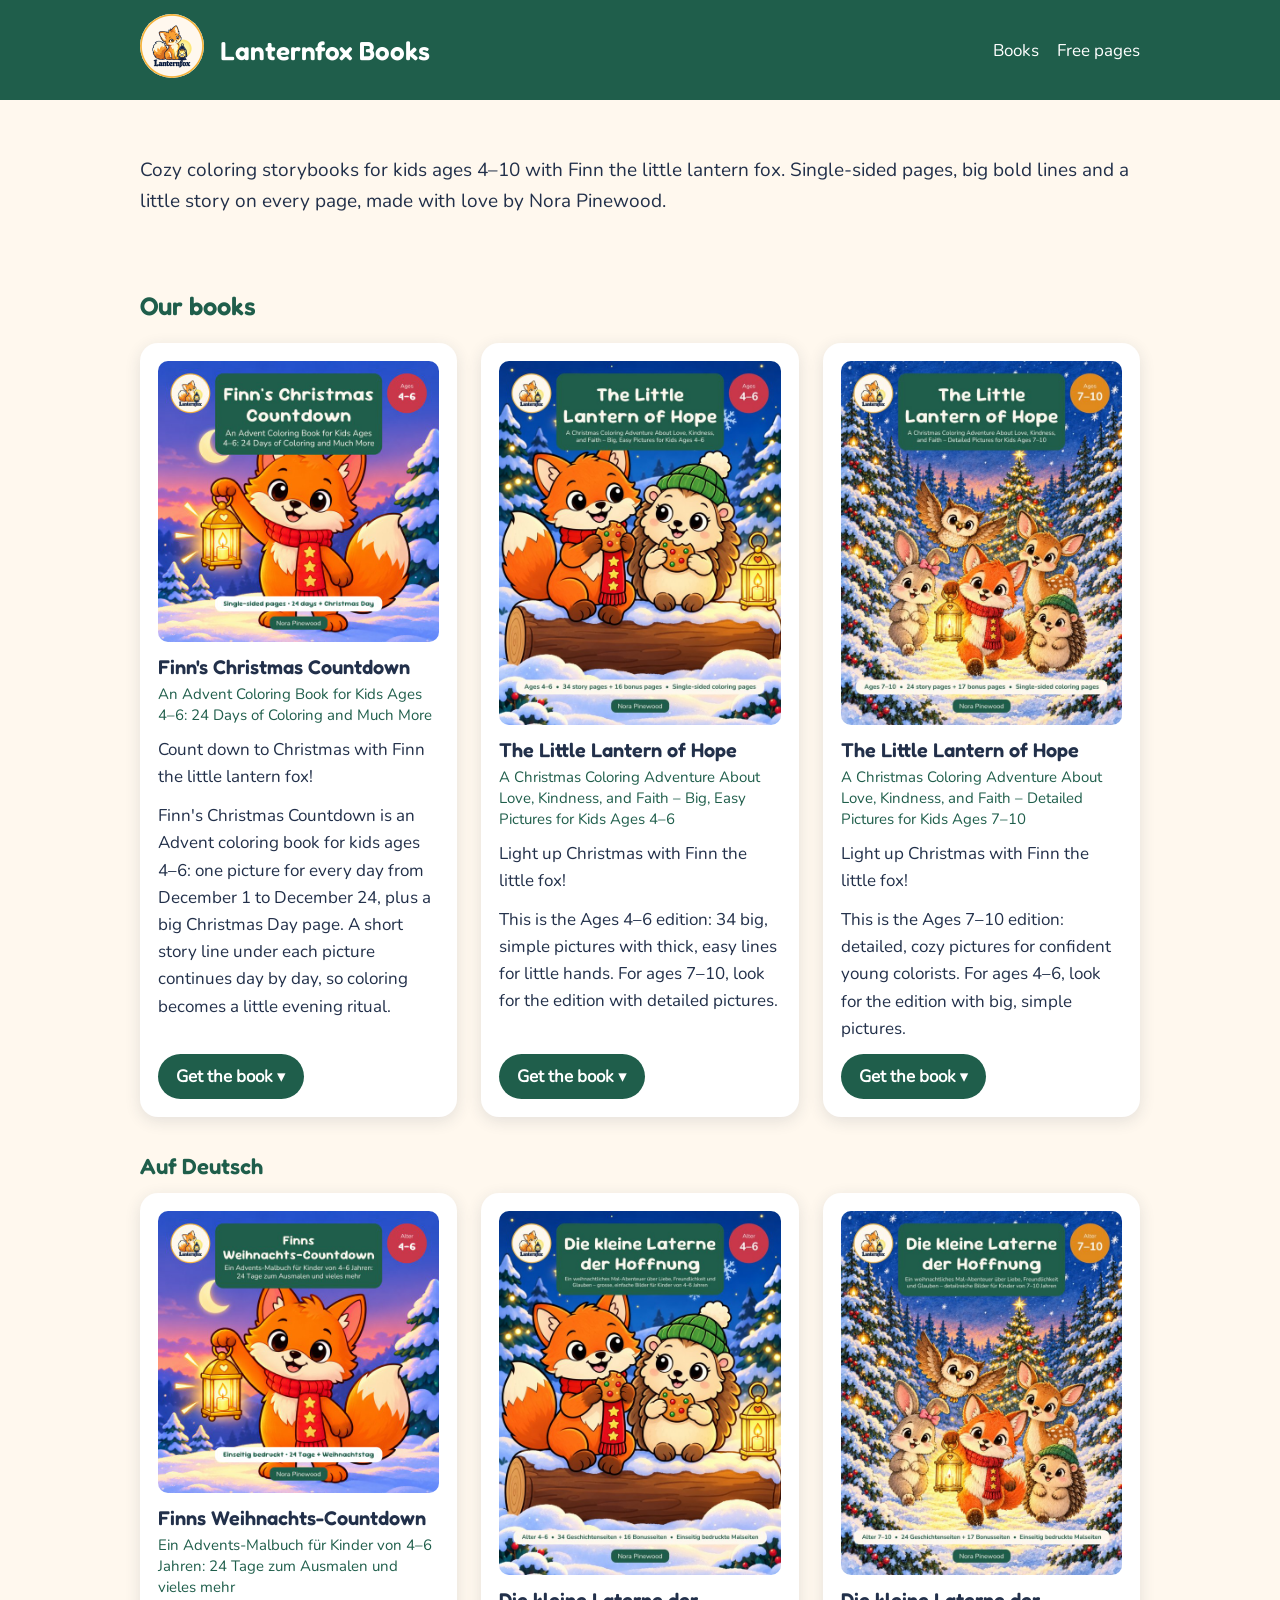
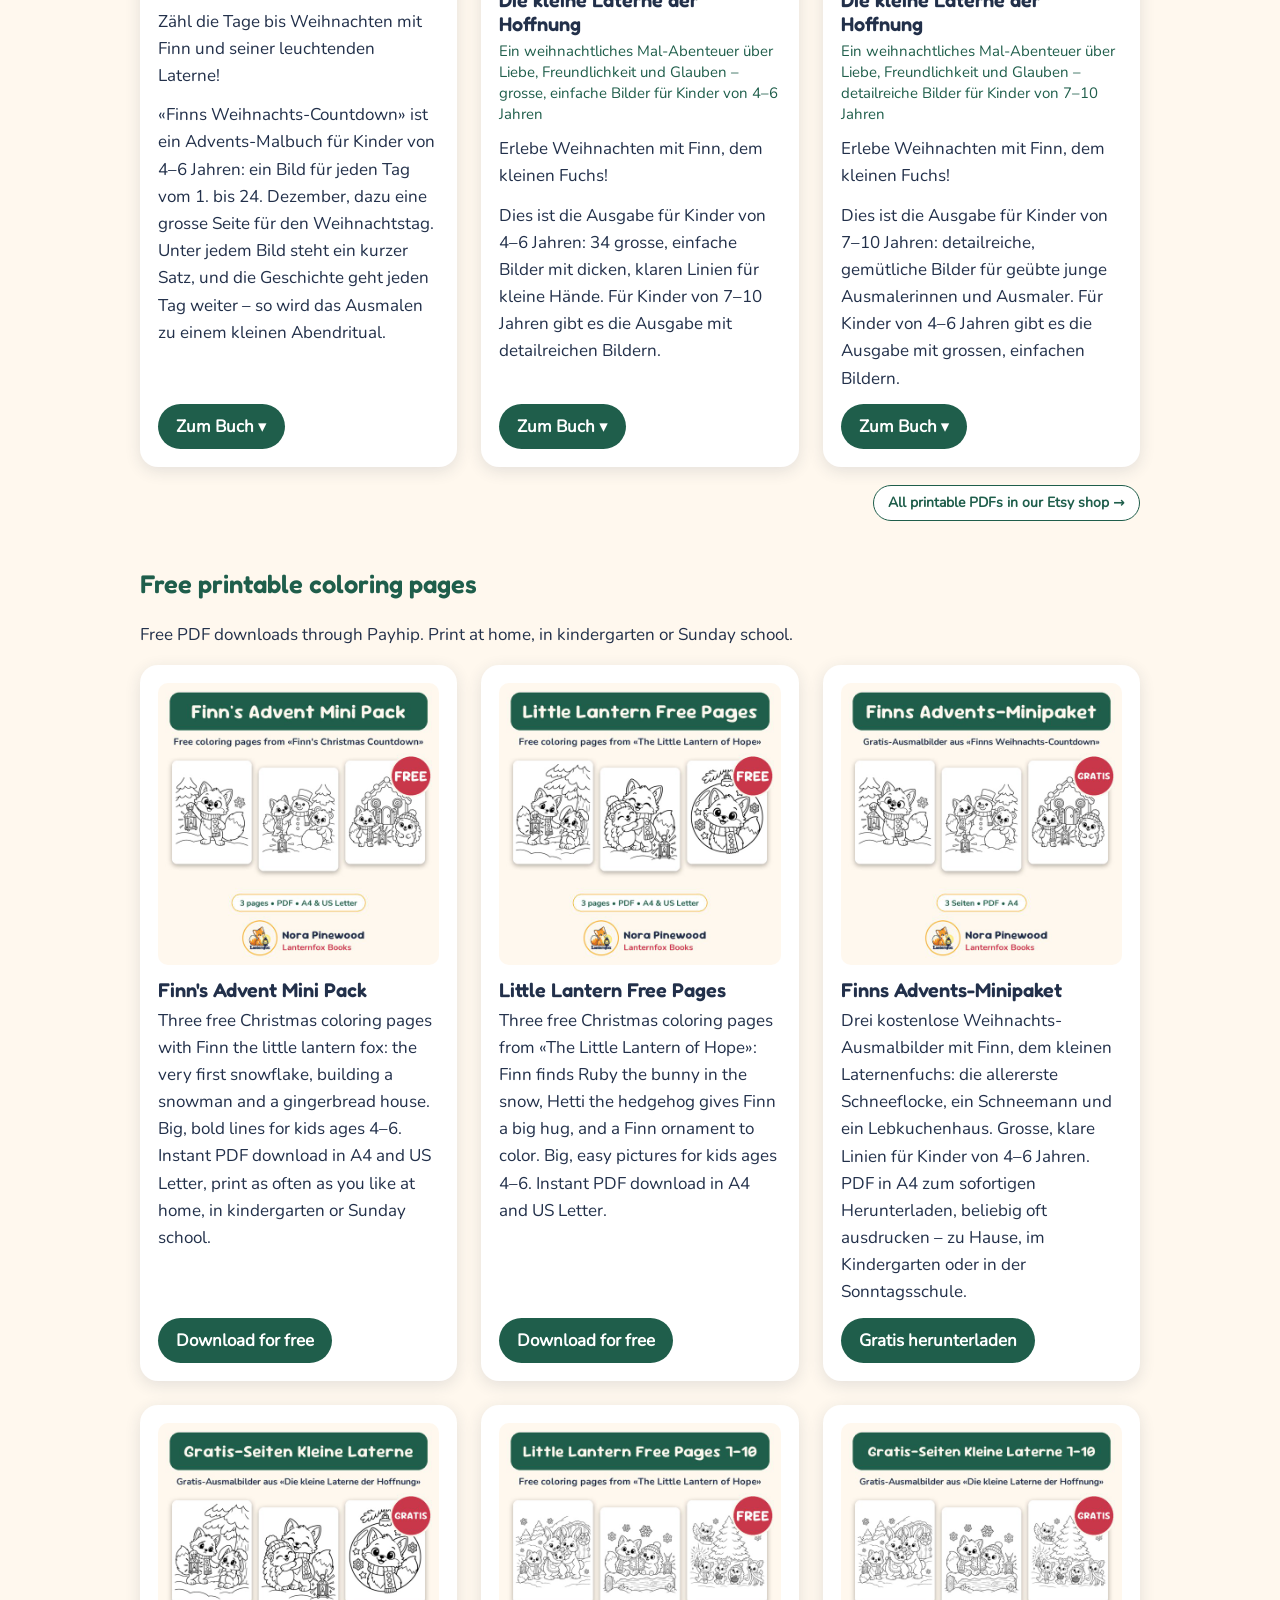
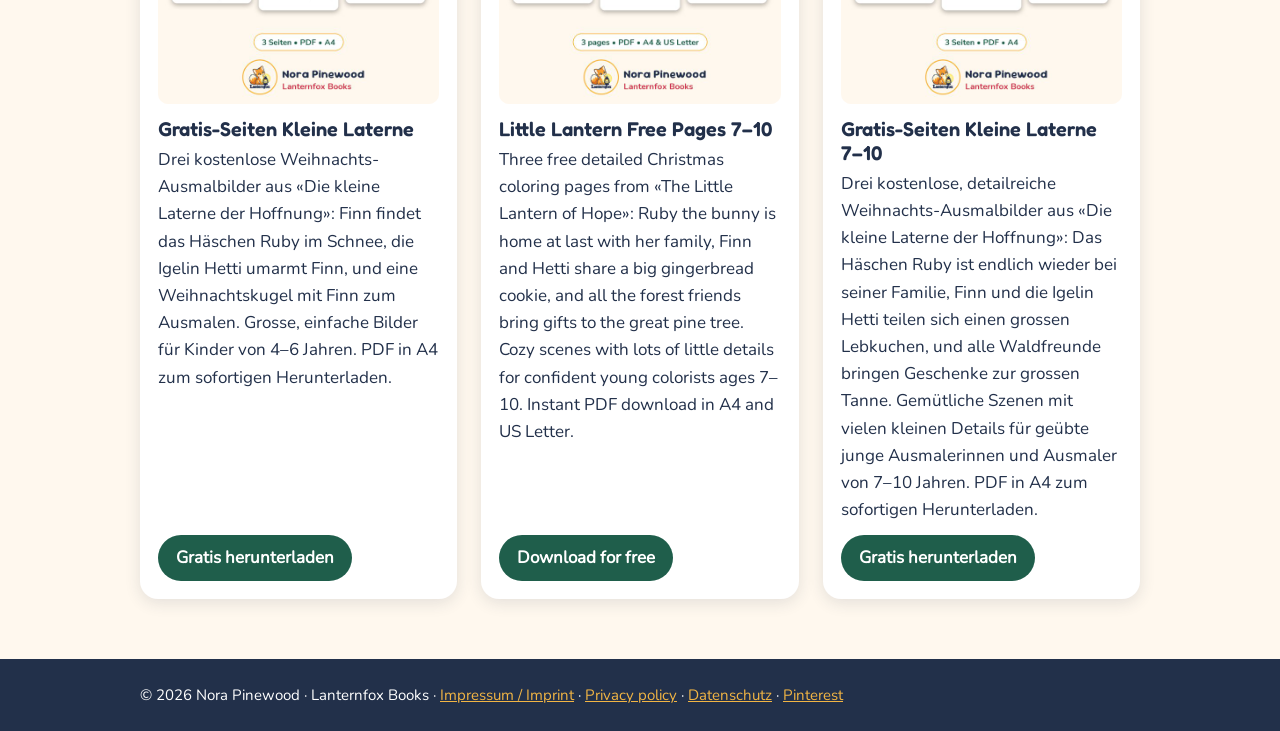
<file: index.html>
<!doctype html>
<html lang="en"><head><meta charset="utf-8"><meta name="viewport" content="width=device-width,initial-scale=1">
<title>Lanternfox Books – Coloring storybooks for kids by Nora Pinewood</title><meta name="description" content="Cozy coloring storybooks for kids ages 4–10 with Finn the little lantern fox. Single-sided pages, big bold lines and a little story on every page, made with love by Nora Pinewood.">
<link rel="icon" href="img/logo.png"><link rel="stylesheet" href="style.css?v=dc3ec7ee"></head>
<body><header><div class="in"><a href="index.html"><img src="img/logo.png" alt="Lanternfox Books logo"></a>
<a href="index.html"><h1>Lanternfox Books</h1></a><nav><a href="index.html#books">Books</a><a href="index.html#free">Free pages</a></nav></div></header>
<main class="in"><section class="hero"><p>Cozy coloring storybooks for kids ages 4–10 with Finn the little lantern fox. Single-sided pages, big bold lines and a little story on every page, made with love by Nora Pinewood.</p></section>
<h2 id="books">Our books</h2><div class="grid"><article class="card"><img src="img/finns-countdown-en.jpg" alt="Cover: Finn&#x27;s Christmas Countdown" loading="lazy"><h3>Finn&#x27;s Christmas Countdown</h3><p class="sub">An Advent Coloring Book for Kids Ages 4–6: 24 Days of Coloring and Much More</p><p>Count down to Christmas with Finn the little lantern fox!</p><p>Finn&#x27;s Christmas Countdown is an Advent coloring book for kids ages 4–6: one picture for every day from December 1 to December 24, plus a big Christmas Day page. A short story line under each picture continues day by day, so coloring becomes a little evening ritual.</p><details class="buy"><summary class="btn">Get the book</summary><div class="menu"><a href="https://www.lulu.com/shop/nora-pinewood/finns-christmas-countdown/paperback/product-rm2529r.html">Paperback – Lulu</a><a href="https://www.etsy.com/listing/4602247360/printable-advent-calendar-coloring-book">Printable PDF – Etsy</a></div></details></article><article class="card"><img src="img/little-lantern-kids.jpg" alt="Cover: The Little Lantern of Hope" loading="lazy"><h3>The Little Lantern of Hope</h3><p class="sub">A Christmas Coloring Adventure About Love, Kindness, and Faith – Big, Easy Pictures for Kids Ages 4–6</p><p>Light up Christmas with Finn the little fox!</p><p>This is the Ages 4–6 edition: 34 big, simple pictures with thick, easy lines for little hands. For ages 7–10, look for the edition with detailed pictures.</p><details class="buy"><summary class="btn">Get the book</summary><div class="menu"><a href="https://www.amazon.com/dp/B0HP6T8DN7">Paperback – Amazon</a><a href="https://www.lulu.com/shop/nora-pinewood/the-little-lantern-of-hope/paperback/product-w489gpd.html">Paperback – Lulu</a><a href="https://www.etsy.com/listing/4602224767/christian-christmas-coloring-storybook">Printable PDF – Etsy</a></div></details></article><article class="card"><img src="img/little-lantern-7plus.jpg" alt="Cover: The Little Lantern of Hope" loading="lazy"><h3>The Little Lantern of Hope</h3><p class="sub">A Christmas Coloring Adventure About Love, Kindness, and Faith – Detailed Pictures for Kids Ages 7–10</p><p>Light up Christmas with Finn the little fox!</p><p>This is the Ages 7–10 edition: detailed, cozy pictures for confident young colorists. For ages 4–6, look for the edition with big, simple pictures.</p><details class="buy"><summary class="btn">Get the book</summary><div class="menu"><a href="https://www.amazon.com/dp/B0HP6VPL13">Paperback – Amazon</a><a href="https://www.lulu.com/shop/nora-pinewood/the-little-lantern-of-hope/paperback/product-v8nvne5.html">Paperback – Lulu</a><a href="https://www.etsy.com/listing/4602250994/christian-christmas-coloring-book">Printable PDF – Etsy</a></div></details></article></div>
<h3 id="de" class="lang">Auf Deutsch</h3><div class="grid"><article class="card"><img src="img/finns-countdown-de.jpg" alt="Cover: Finns Weihnachts-Countdown" loading="lazy"><h3>Finns Weihnachts-Countdown</h3><p class="sub">Ein Advents-Malbuch für Kinder von 4–6 Jahren: 24 Tage zum Ausmalen und vieles mehr</p><p>Zähl die Tage bis Weihnachten mit Finn und seiner leuchtenden Laterne!</p><p>«Finns Weihnachts-Countdown» ist ein Advents-Malbuch für Kinder von 4–6 Jahren: ein Bild für jeden Tag vom 1. bis 24. Dezember, dazu eine grosse Seite für den Weihnachtstag. Unter jedem Bild steht ein kurzer Satz, und die Geschichte geht jeden Tag weiter – so wird das Ausmalen zu einem kleinen Abendritual.</p><details class="buy"><summary class="btn">Zum Buch</summary><div class="menu"><a href="https://www.lulu.com/search?contributor=Nora+Pinewood&amp;adult_audience_rating=00&amp;sortBy=PRODUCT_SALES_90_DAYS">Taschenbuch – Lulu</a><a href="https://www.etsy.com/listing/4602247360/printable-advent-calendar-coloring-book">PDF zum Ausdrucken – Etsy</a></div></details></article><article class="card"><img src="img/little-lantern-kids-de.jpg" alt="Cover: Die kleine Laterne der Hoffnung" loading="lazy"><h3>Die kleine Laterne der Hoffnung</h3><p class="sub">Ein weihnachtliches Mal-Abenteuer über Liebe, Freundlichkeit und Glauben – grosse, einfache Bilder für Kinder von 4–6 Jahren</p><p>Erlebe Weihnachten mit Finn, dem kleinen Fuchs!</p><p>Dies ist die Ausgabe für Kinder von 4–6 Jahren: 34 grosse, einfache Bilder mit dicken, klaren Linien für kleine Hände. Für Kinder von 7–10 Jahren gibt es die Ausgabe mit detailreichen Bildern.</p><details class="buy"><summary class="btn">Zum Buch</summary><div class="menu"><a href="https://www.amazon.de/dp/B0HP7VV9DZ">Taschenbuch – Amazon</a><a href="https://www.etsy.com/listing/4602224767/christian-christmas-coloring-storybook">PDF zum Ausdrucken – Etsy</a></div></details></article><article class="card"><img src="img/little-lantern-7plus-de.jpg" alt="Cover: Die kleine Laterne der Hoffnung" loading="lazy"><h3>Die kleine Laterne der Hoffnung</h3><p class="sub">Ein weihnachtliches Mal-Abenteuer über Liebe, Freundlichkeit und Glauben – detailreiche Bilder für Kinder von 7–10 Jahren</p><p>Erlebe Weihnachten mit Finn, dem kleinen Fuchs!</p><p>Dies ist die Ausgabe für Kinder von 7–10 Jahren: detailreiche, gemütliche Bilder für geübte junge Ausmalerinnen und Ausmaler. Für Kinder von 4–6 Jahren gibt es die Ausgabe mit grossen, einfachen Bildern.</p><details class="buy"><summary class="btn">Zum Buch</summary><div class="menu"><a href="https://www.amazon.de/dp/B0HP7WZGWR">Taschenbuch – Amazon</a><a href="https://www.lulu.com/shop/nora-pinewood/die-kleine-laterne-der-hoffnung/paperback/product-q67eqpq.html">Taschenbuch – Lulu</a><a href="https://www.etsy.com/listing/4602250994/christian-christmas-coloring-book">PDF zum Ausdrucken – Etsy</a></div></details></article></div>
<p class="shoplink"><a href="https://www.etsy.com/shop/LanternfoxBooks">All printable PDFs in our Etsy shop →</a></p>
<h2 id="free">Free printable coloring pages</h2><p>Free PDF downloads through Payhip. Print at home, in kindergarten or Sunday school.</p><div class="grid"><article class="card"><img src="img/finn-free-en.jpg" alt="Finn&#x27;s Advent Mini Pack" loading="lazy"><h3>Finn&#x27;s Advent Mini Pack</h3><p>Three free Christmas coloring pages with Finn the little lantern fox: the very first snowflake, building a snowman and a gingerbread house. Big, bold lines for kids ages 4–6. Instant PDF download in A4 and US Letter, print as often as you like at home, in kindergarten or Sunday school.</p><a class="btn free" href="https://payhip.com/b/qQk2G">Download for free</a></article><article class="card"><img src="img/lantern-free-en.jpg" alt="Little Lantern Free Pages" loading="lazy"><h3>Little Lantern Free Pages</h3><p>Three free Christmas coloring pages from «The Little Lantern of Hope»: Finn finds Ruby the bunny in the snow, Hetti the hedgehog gives Finn a big hug, and a Finn ornament to color. Big, easy pictures for kids ages 4–6. Instant PDF download in A4 and US Letter.</p><a class="btn free" href="https://payhip.com/b/XYF0I">Download for free</a></article><article class="card"><img src="img/finn-free-de.jpg" alt="Finns Advents-Minipaket" loading="lazy"><h3>Finns Advents-Minipaket</h3><p>Drei kostenlose Weihnachts-Ausmalbilder mit Finn, dem kleinen Laternenfuchs: die allererste Schneeflocke, ein Schneemann und ein Lebkuchenhaus. Grosse, klare Linien für Kinder von 4–6 Jahren. PDF in A4 zum sofortigen Herunterladen, beliebig oft ausdrucken – zu Hause, im Kindergarten oder in der Sonntagsschule.</p><a class="btn free" href="https://payhip.com/b/V62Ry">Gratis herunterladen</a></article><article class="card"><img src="img/lantern-free-de.jpg" alt="Gratis-Seiten Kleine Laterne" loading="lazy"><h3>Gratis-Seiten Kleine Laterne</h3><p>Drei kostenlose Weihnachts-Ausmalbilder aus «Die kleine Laterne der Hoffnung»: Finn findet das Häschen Ruby im Schnee, die Igelin Hetti umarmt Finn, und eine Weihnachtskugel mit Finn zum Ausmalen. Grosse, einfache Bilder für Kinder von 4–6 Jahren. PDF in A4 zum sofortigen Herunterladen.</p><a class="btn free" href="https://payhip.com/b/wM9oi">Gratis herunterladen</a></article><article class="card"><img src="img/lantern-free-7plus-en.jpg" alt="Little Lantern Free Pages 7–10" loading="lazy"><h3>Little Lantern Free Pages 7–10</h3><p>Three free detailed Christmas coloring pages from «The Little Lantern of Hope»: Ruby the bunny is home at last with her family, Finn and Hetti share a big gingerbread cookie, and all the forest friends bring gifts to the great pine tree. Cozy scenes with lots of little details for confident young colorists ages 7–10. Instant PDF download in A4 and US Letter.</p><a class="btn free" href="https://payhip.com/b/jsHJW">Download for free</a></article><article class="card"><img src="img/lantern-free-7plus-de.jpg" alt="Gratis-Seiten Kleine Laterne 7–10" loading="lazy"><h3>Gratis-Seiten Kleine Laterne 7–10</h3><p>Drei kostenlose, detailreiche Weihnachts-Ausmalbilder aus «Die kleine Laterne der Hoffnung»: Das Häschen Ruby ist endlich wieder bei seiner Familie, Finn und die Igelin Hetti teilen sich einen grossen Lebkuchen, und alle Waldfreunde bringen Geschenke zur grossen Tanne. Gemütliche Szenen mit vielen kleinen Details für geübte junge Ausmalerinnen und Ausmaler von 7–10 Jahren. PDF in A4 zum sofortigen Herunterladen.</p><a class="btn free" href="https://payhip.com/b/sCuTz">Gratis herunterladen</a></article></div></main>
<footer><div class="in">© 2026 Nora Pinewood · Lanternfox Books ·
<a href="impressum.html">Impressum / Imprint</a> · <a href="privacy.html">Privacy policy</a> · <a href="datenschutz.html">Datenschutz</a>
· <a href="https://www.pinterest.com/lanternfoxbooks/">Pinterest</a></div></footer>
<script>document.addEventListener('click',e=>{document.querySelectorAll('details.buy[open]').forEach(d=>{if(!d.contains(e.target))d.removeAttribute('open')})});</script></body></html>
</file>
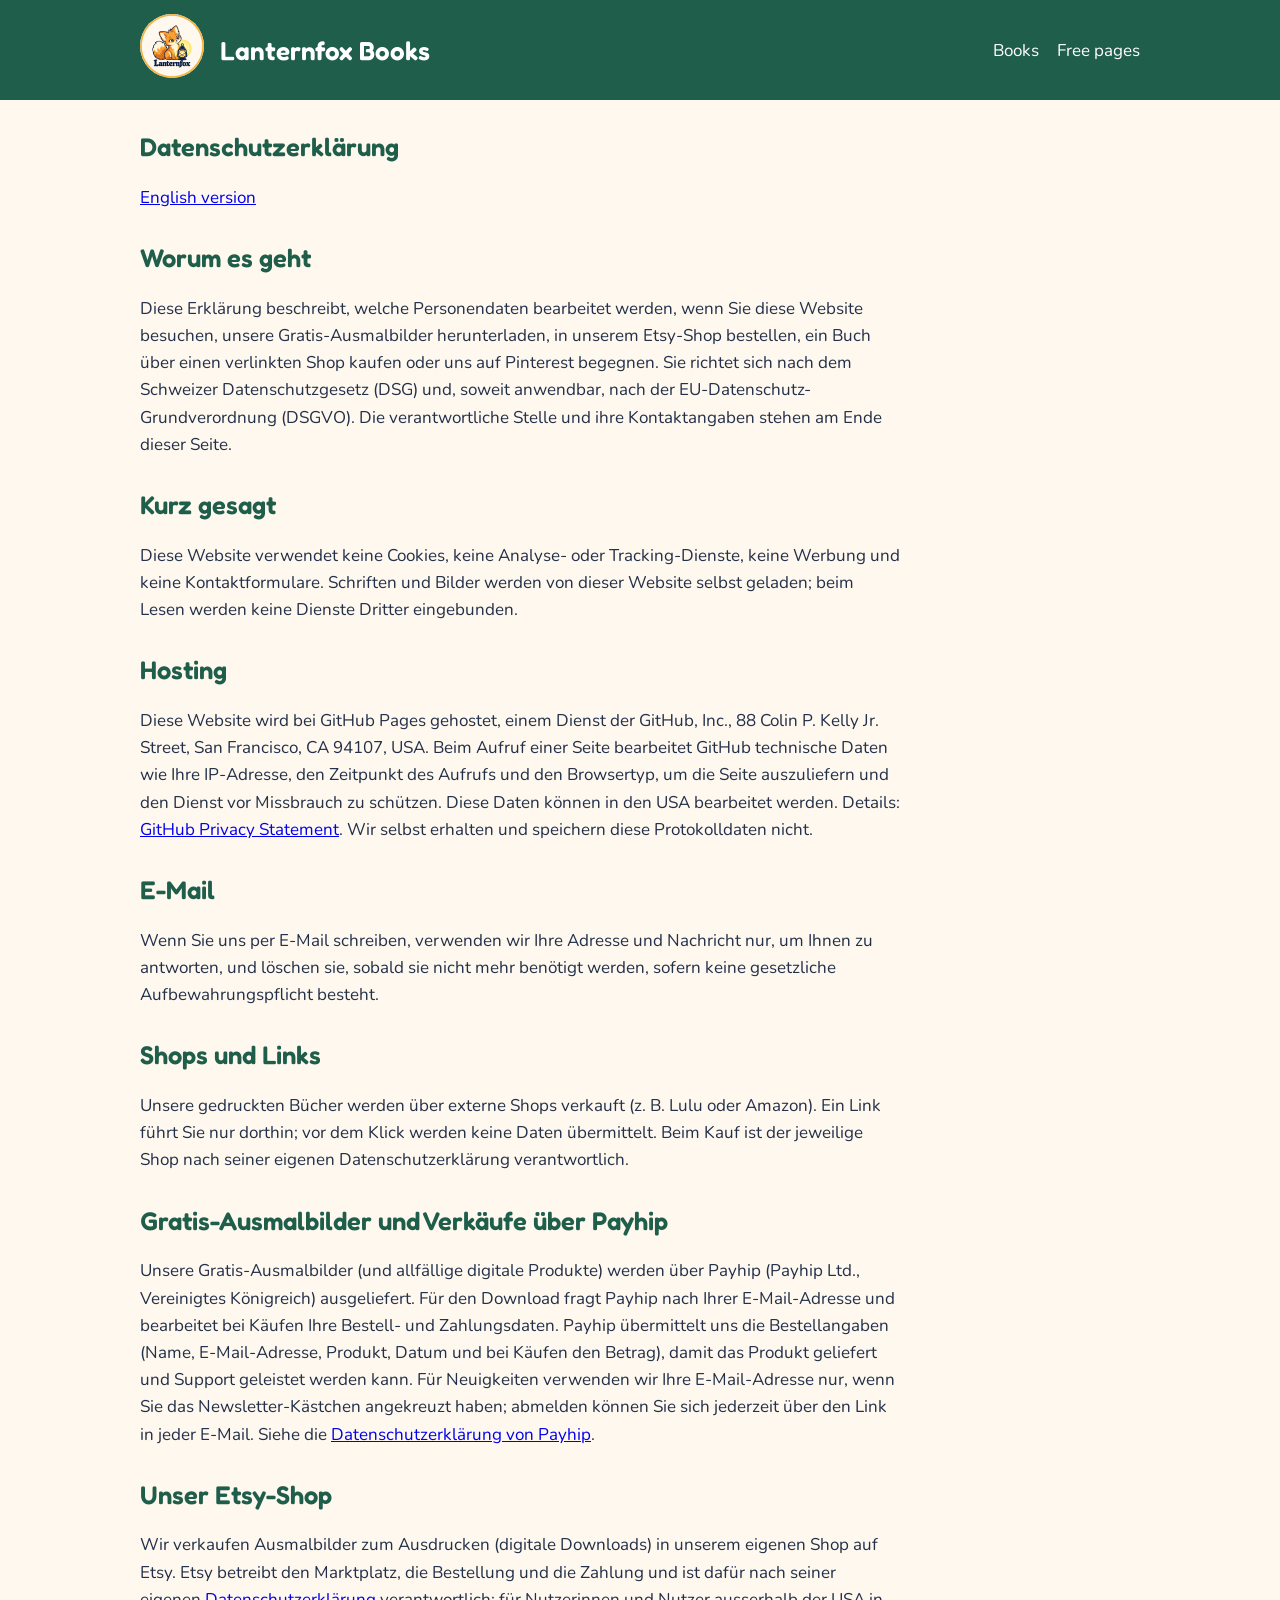
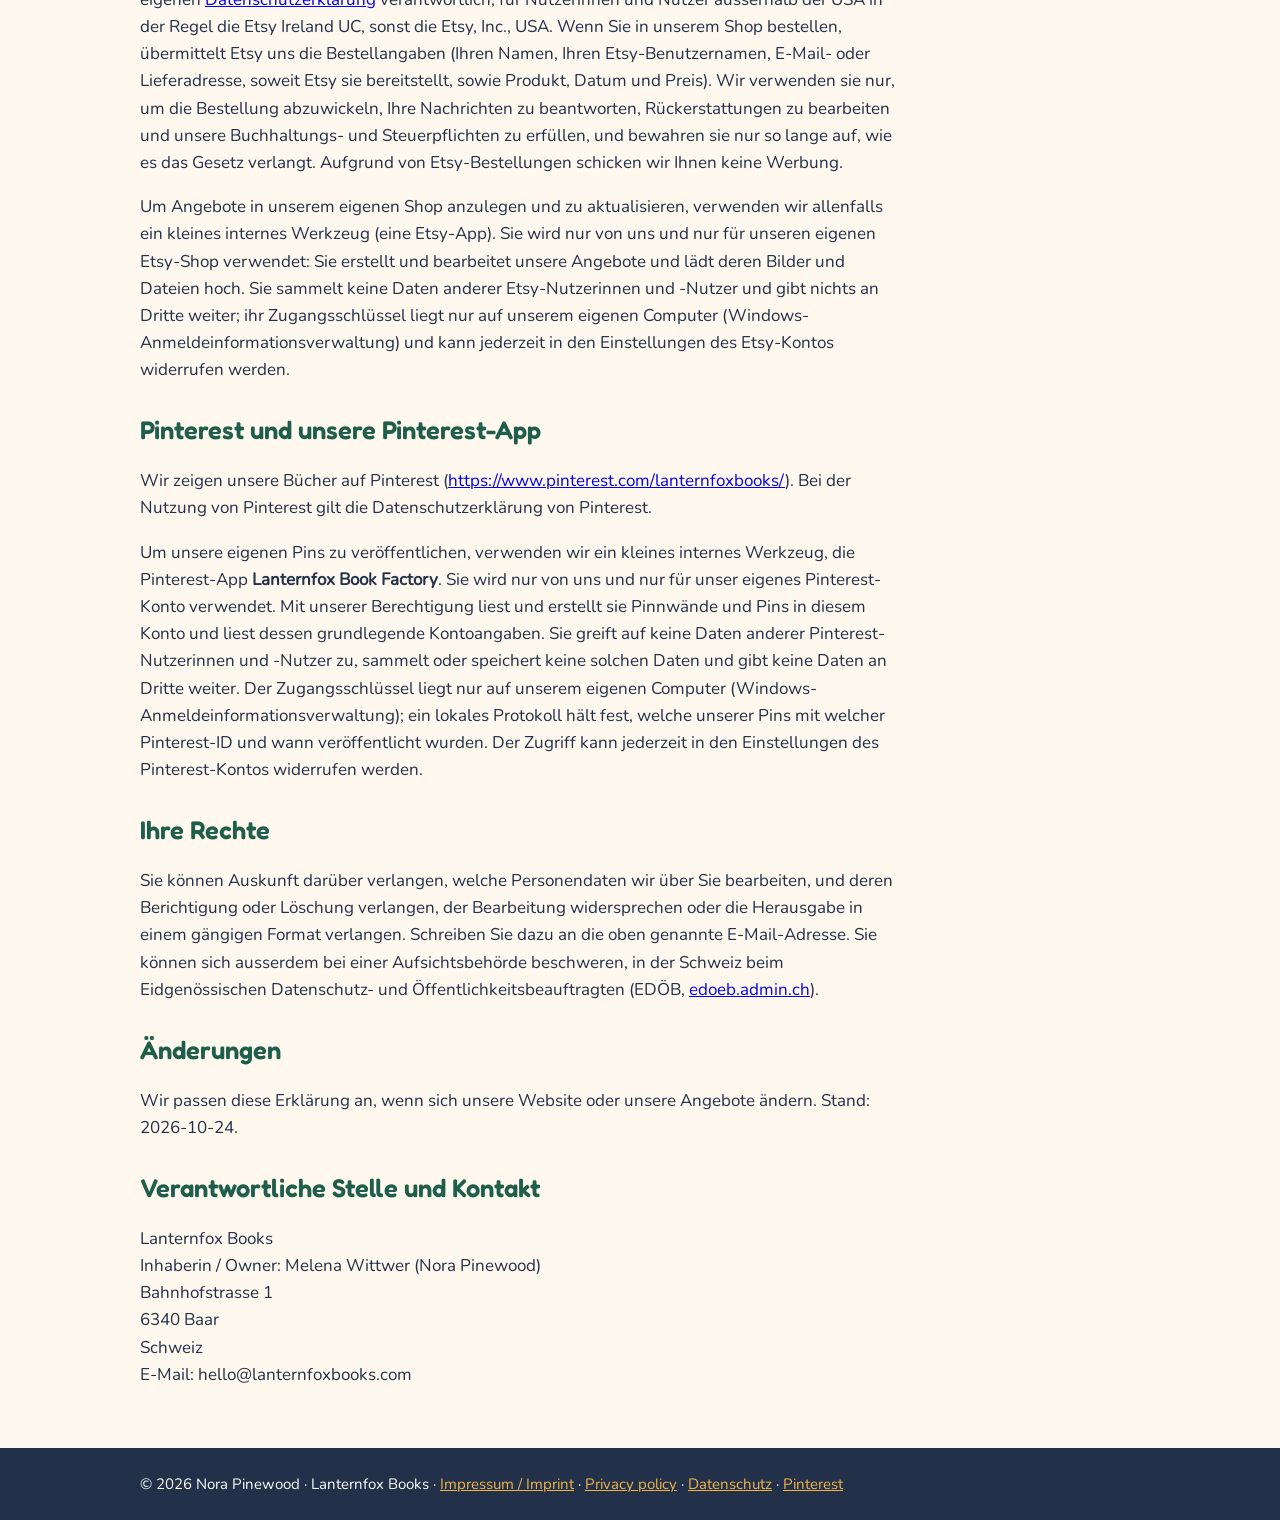
<file: datenschutz.html>
<!doctype html>
<html lang="de"><head><meta charset="utf-8"><meta name="viewport" content="width=device-width,initial-scale=1">
<title>Datenschutzerklärung – Lanternfox Books</title><meta name="description" content="Cozy coloring storybooks for kids ages 4–10 with Finn the little lantern fox. Single-sided pages, big bold lines and a little story on every page, made with love by Nora Pinewood.">
<link rel="icon" href="img/logo.png"><link rel="stylesheet" href="style.css?v=dc3ec7ee"></head>
<body><header><div class="in"><a href="index.html"><img src="img/logo.png" alt="Lanternfox Books logo"></a>
<a href="index.html"><h1>Lanternfox Books</h1></a><nav><a href="index.html#books">Books</a><a href="index.html#free">Free pages</a></nav></div></header>
<main class="in"><div class="legal"><h2>Datenschutzerklärung</h2><p><a href="privacy.html">English version</a></p><h2>Worum es geht</h2><p>Diese Erklärung beschreibt, welche Personendaten bearbeitet werden, wenn Sie diese Website besuchen, unsere Gratis-Ausmalbilder herunterladen, in unserem Etsy-Shop bestellen, ein Buch über einen verlinkten Shop kaufen oder uns auf Pinterest begegnen. Sie richtet sich nach dem Schweizer Datenschutzgesetz (DSG) und, soweit anwendbar, nach der EU-Datenschutz-Grundverordnung (DSGVO). Die verantwortliche Stelle und ihre Kontaktangaben stehen am Ende dieser Seite.</p><h2>Kurz gesagt</h2><p>Diese Website verwendet keine Cookies, keine Analyse- oder Tracking-Dienste, keine Werbung und keine Kontaktformulare. Schriften und Bilder werden von dieser Website selbst geladen; beim Lesen werden keine Dienste Dritter eingebunden.</p><h2>Hosting</h2><p>Diese Website wird bei GitHub Pages gehostet, einem Dienst der GitHub, Inc., 88 Colin P. Kelly Jr. Street, San Francisco, CA 94107, USA. Beim Aufruf einer Seite bearbeitet GitHub technische Daten wie Ihre IP-Adresse, den Zeitpunkt des Aufrufs und den Browsertyp, um die Seite auszuliefern und den Dienst vor Missbrauch zu schützen. Diese Daten können in den USA bearbeitet werden. Details: <a href="https://docs.github.com/en/site-policy/privacy-policies/github-general-privacy-statement">GitHub Privacy Statement</a>. Wir selbst erhalten und speichern diese Protokolldaten nicht.</p><h2>E-Mail</h2><p>Wenn Sie uns per E-Mail schreiben, verwenden wir Ihre Adresse und Nachricht nur, um Ihnen zu antworten, und löschen sie, sobald sie nicht mehr benötigt werden, sofern keine gesetzliche Aufbewahrungspflicht besteht.</p><h2>Shops und Links</h2><p>Unsere gedruckten Bücher werden über externe Shops verkauft (z. B. Lulu oder Amazon). Ein Link führt Sie nur dorthin; vor dem Klick werden keine Daten übermittelt. Beim Kauf ist der jeweilige Shop nach seiner eigenen Datenschutzerklärung verantwortlich.</p><h2>Gratis-Ausmalbilder und Verkäufe über Payhip</h2><p>Unsere Gratis-Ausmalbilder (und allfällige digitale Produkte) werden über Payhip (Payhip Ltd., Vereinigtes Königreich) ausgeliefert. Für den Download fragt Payhip nach Ihrer E-Mail-Adresse und bearbeitet bei Käufen Ihre Bestell- und Zahlungsdaten. Payhip übermittelt uns die Bestellangaben (Name, E-Mail-Adresse, Produkt, Datum und bei Käufen den Betrag), damit das Produkt geliefert und Support geleistet werden kann. Für Neuigkeiten verwenden wir Ihre E-Mail-Adresse nur, wenn Sie das Newsletter-Kästchen angekreuzt haben; abmelden können Sie sich jederzeit über den Link in jeder E-Mail. Siehe die <a href="https://payhip.com/privacy">Datenschutzerklärung von Payhip</a>.</p><h2>Unser Etsy-Shop</h2><p>Wir verkaufen Ausmalbilder zum Ausdrucken (digitale Downloads) in unserem eigenen Shop auf Etsy. Etsy betreibt den Marktplatz, die Bestellung und die Zahlung und ist dafür nach seiner eigenen <a href="https://www.etsy.com/legal/privacy">Datenschutzerklärung</a> verantwortlich; für Nutzerinnen und Nutzer ausserhalb der USA in der Regel die Etsy Ireland UC, sonst die Etsy, Inc., USA. Wenn Sie in unserem Shop bestellen, übermittelt Etsy uns die Bestellangaben (Ihren Namen, Ihren Etsy-Benutzernamen, E-Mail- oder Lieferadresse, soweit Etsy sie bereitstellt, sowie Produkt, Datum und Preis). Wir verwenden sie nur, um die Bestellung abzuwickeln, Ihre Nachrichten zu beantworten, Rückerstattungen zu bearbeiten und unsere Buchhaltungs- und Steuerpflichten zu erfüllen, und bewahren sie nur so lange auf, wie es das Gesetz verlangt. Aufgrund von Etsy-Bestellungen schicken wir Ihnen keine Werbung.</p><p>Um Angebote in unserem eigenen Shop anzulegen und zu aktualisieren, verwenden wir allenfalls ein kleines internes Werkzeug (eine Etsy-App). Sie wird nur von uns und nur für unseren eigenen Etsy-Shop verwendet: Sie erstellt und bearbeitet unsere Angebote und lädt deren Bilder und Dateien hoch. Sie sammelt keine Daten anderer Etsy-Nutzerinnen und -Nutzer und gibt nichts an Dritte weiter; ihr Zugangsschlüssel liegt nur auf unserem eigenen Computer (Windows-Anmeldeinformationsverwaltung) und kann jederzeit in den Einstellungen des Etsy-Kontos widerrufen werden.</p><h2>Pinterest und unsere Pinterest-App</h2><p>Wir zeigen unsere Bücher auf Pinterest (<a href="https://www.pinterest.com/lanternfoxbooks/">https://www.pinterest.com/lanternfoxbooks/</a>). Bei der Nutzung von Pinterest gilt die Datenschutzerklärung von Pinterest.</p><p>Um unsere eigenen Pins zu veröffentlichen, verwenden wir ein kleines internes Werkzeug, die Pinterest-App <strong>Lanternfox Book Factory</strong>. Sie wird nur von uns und nur für unser eigenes Pinterest-Konto verwendet. Mit unserer Berechtigung liest und erstellt sie Pinnwände und Pins in diesem Konto und liest dessen grundlegende Kontoangaben. Sie greift auf keine Daten anderer Pinterest-Nutzerinnen und -Nutzer zu, sammelt oder speichert keine solchen Daten und gibt keine Daten an Dritte weiter. Der Zugangsschlüssel liegt nur auf unserem eigenen Computer (Windows-Anmeldeinformationsverwaltung); ein lokales Protokoll hält fest, welche unserer Pins mit welcher Pinterest-ID und wann veröffentlicht wurden. Der Zugriff kann jederzeit in den Einstellungen des Pinterest-Kontos widerrufen werden.</p><h2>Ihre Rechte</h2><p>Sie können Auskunft darüber verlangen, welche Personendaten wir über Sie bearbeiten, und deren Berichtigung oder Löschung verlangen, der Bearbeitung widersprechen oder die Herausgabe in einem gängigen Format verlangen. Schreiben Sie dazu an die oben genannte E-Mail-Adresse. Sie können sich ausserdem bei einer Aufsichtsbehörde beschweren, in der Schweiz beim Eidgenössischen Datenschutz- und Öffentlichkeitsbeauftragten (EDÖB, <a href="https://www.edoeb.admin.ch">edoeb.admin.ch</a>).</p><h2>Änderungen</h2><p>Wir passen diese Erklärung an, wenn sich unsere Website oder unsere Angebote ändern. Stand: 2026-10-24.</p><h2>Verantwortliche Stelle und Kontakt</h2><p>Lanternfox Books<br>Inhaberin / Owner: Melena Wittwer (Nora Pinewood)<br>Bahnhofstrasse 1<br>6340 Baar<br>Schweiz<br>E-Mail: hello@lanternfoxbooks.com</p></div></main>
<footer><div class="in">© 2026 Nora Pinewood · Lanternfox Books ·
<a href="impressum.html">Impressum / Imprint</a> · <a href="privacy.html">Privacy policy</a> · <a href="datenschutz.html">Datenschutz</a>
· <a href="https://www.pinterest.com/lanternfoxbooks/">Pinterest</a></div></footer>
<script>document.addEventListener('click',e=>{document.querySelectorAll('details.buy[open]').forEach(d=>{if(!d.contains(e.target))d.removeAttribute('open')})});</script></body></html>
</file>
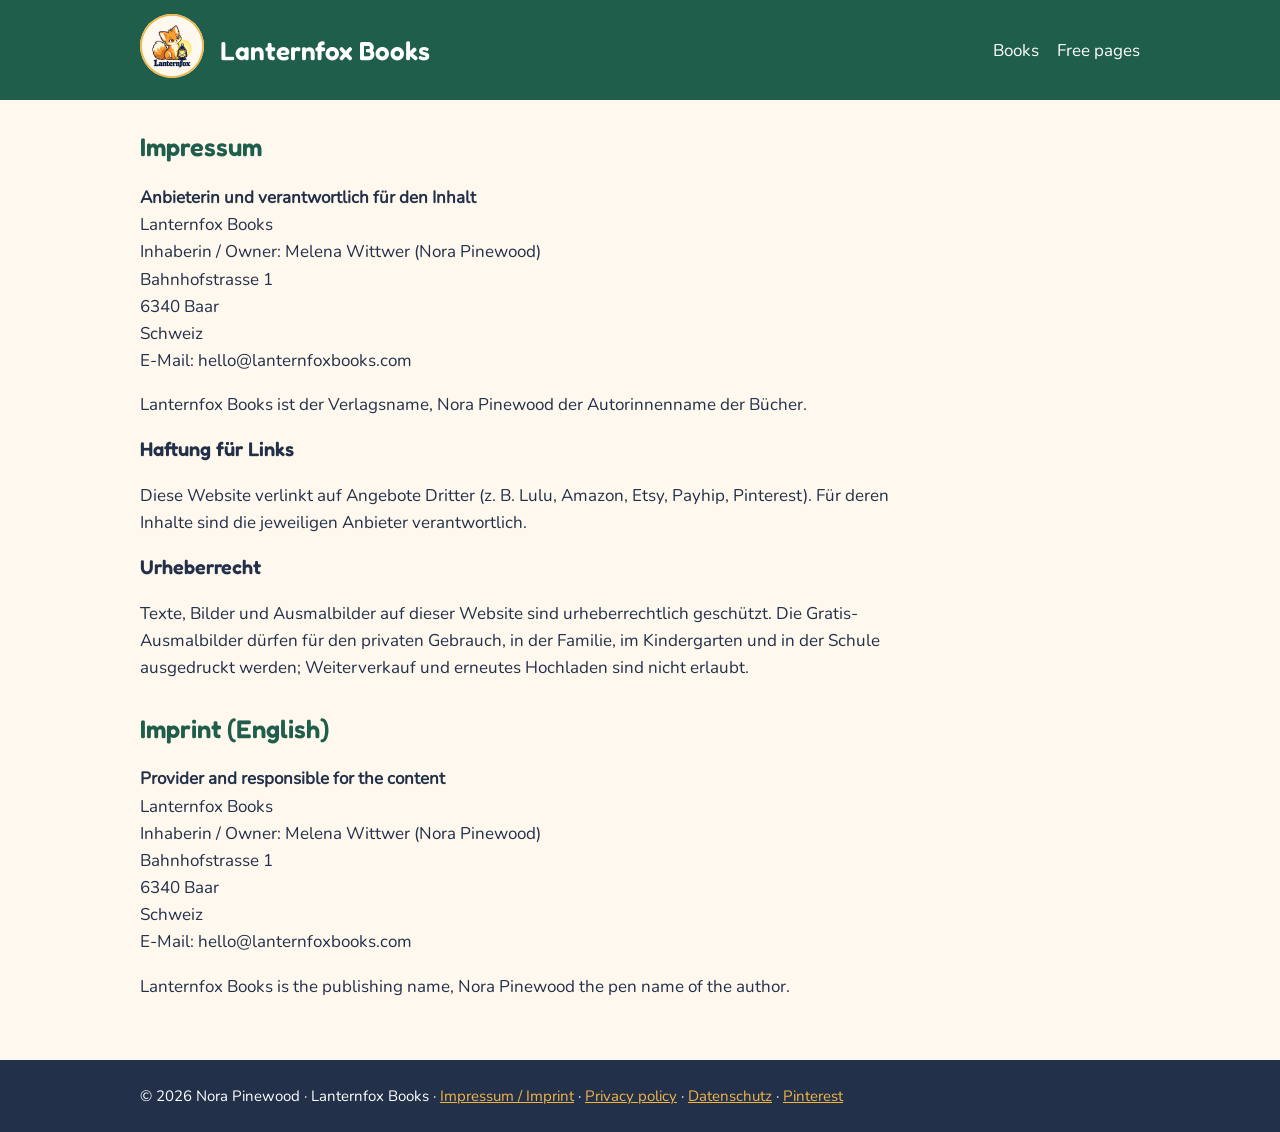
<file: impressum.html>
<!doctype html>
<html lang="de"><head><meta charset="utf-8"><meta name="viewport" content="width=device-width,initial-scale=1">
<title>Impressum – Lanternfox Books</title><meta name="description" content="Cozy coloring storybooks for kids ages 4–10 with Finn the little lantern fox. Single-sided pages, big bold lines and a little story on every page, made with love by Nora Pinewood.">
<link rel="icon" href="img/logo.png"><link rel="stylesheet" href="style.css?v=dc3ec7ee"></head>
<body><header><div class="in"><a href="index.html"><img src="img/logo.png" alt="Lanternfox Books logo"></a>
<a href="index.html"><h1>Lanternfox Books</h1></a><nav><a href="index.html#books">Books</a><a href="index.html#free">Free pages</a></nav></div></header>
<main class="in"><div class="legal"><h2>Impressum</h2>
<p><strong>Anbieterin und verantwortlich für den Inhalt</strong><br>Lanternfox Books<br>Inhaberin / Owner: Melena Wittwer (Nora Pinewood)<br>Bahnhofstrasse 1<br>6340 Baar<br>Schweiz<br>E-Mail: hello@lanternfoxbooks.com</p>
<p>Lanternfox Books ist der Verlagsname, Nora Pinewood der Autorinnenname der Bücher.</p>
<h3>Haftung für Links</h3>
<p>Diese Website verlinkt auf Angebote Dritter (z. B. Lulu, Amazon, Etsy, Payhip, Pinterest). Für deren Inhalte sind die jeweiligen Anbieter verantwortlich.</p>
<h3>Urheberrecht</h3>
<p>Texte, Bilder und Ausmalbilder auf dieser Website sind urheberrechtlich geschützt. Die Gratis-Ausmalbilder dürfen für den privaten Gebrauch, in der Familie, im Kindergarten und in der Schule ausgedruckt werden; Weiterverkauf und erneutes Hochladen sind nicht erlaubt.</p>
<h2>Imprint (English)</h2>
<p><strong>Provider and responsible for the content</strong><br>Lanternfox Books<br>Inhaberin / Owner: Melena Wittwer (Nora Pinewood)<br>Bahnhofstrasse 1<br>6340 Baar<br>Schweiz<br>E-Mail: hello@lanternfoxbooks.com</p>
<p>Lanternfox Books is the publishing name, Nora Pinewood the pen name of the author.</p></div></main>
<footer><div class="in">© 2026 Nora Pinewood · Lanternfox Books ·
<a href="impressum.html">Impressum / Imprint</a> · <a href="privacy.html">Privacy policy</a> · <a href="datenschutz.html">Datenschutz</a>
· <a href="https://www.pinterest.com/lanternfoxbooks/">Pinterest</a></div></footer>
<script>document.addEventListener('click',e=>{document.querySelectorAll('details.buy[open]').forEach(d=>{if(!d.contains(e.target))d.removeAttribute('open')})});</script></body></html>
</file>
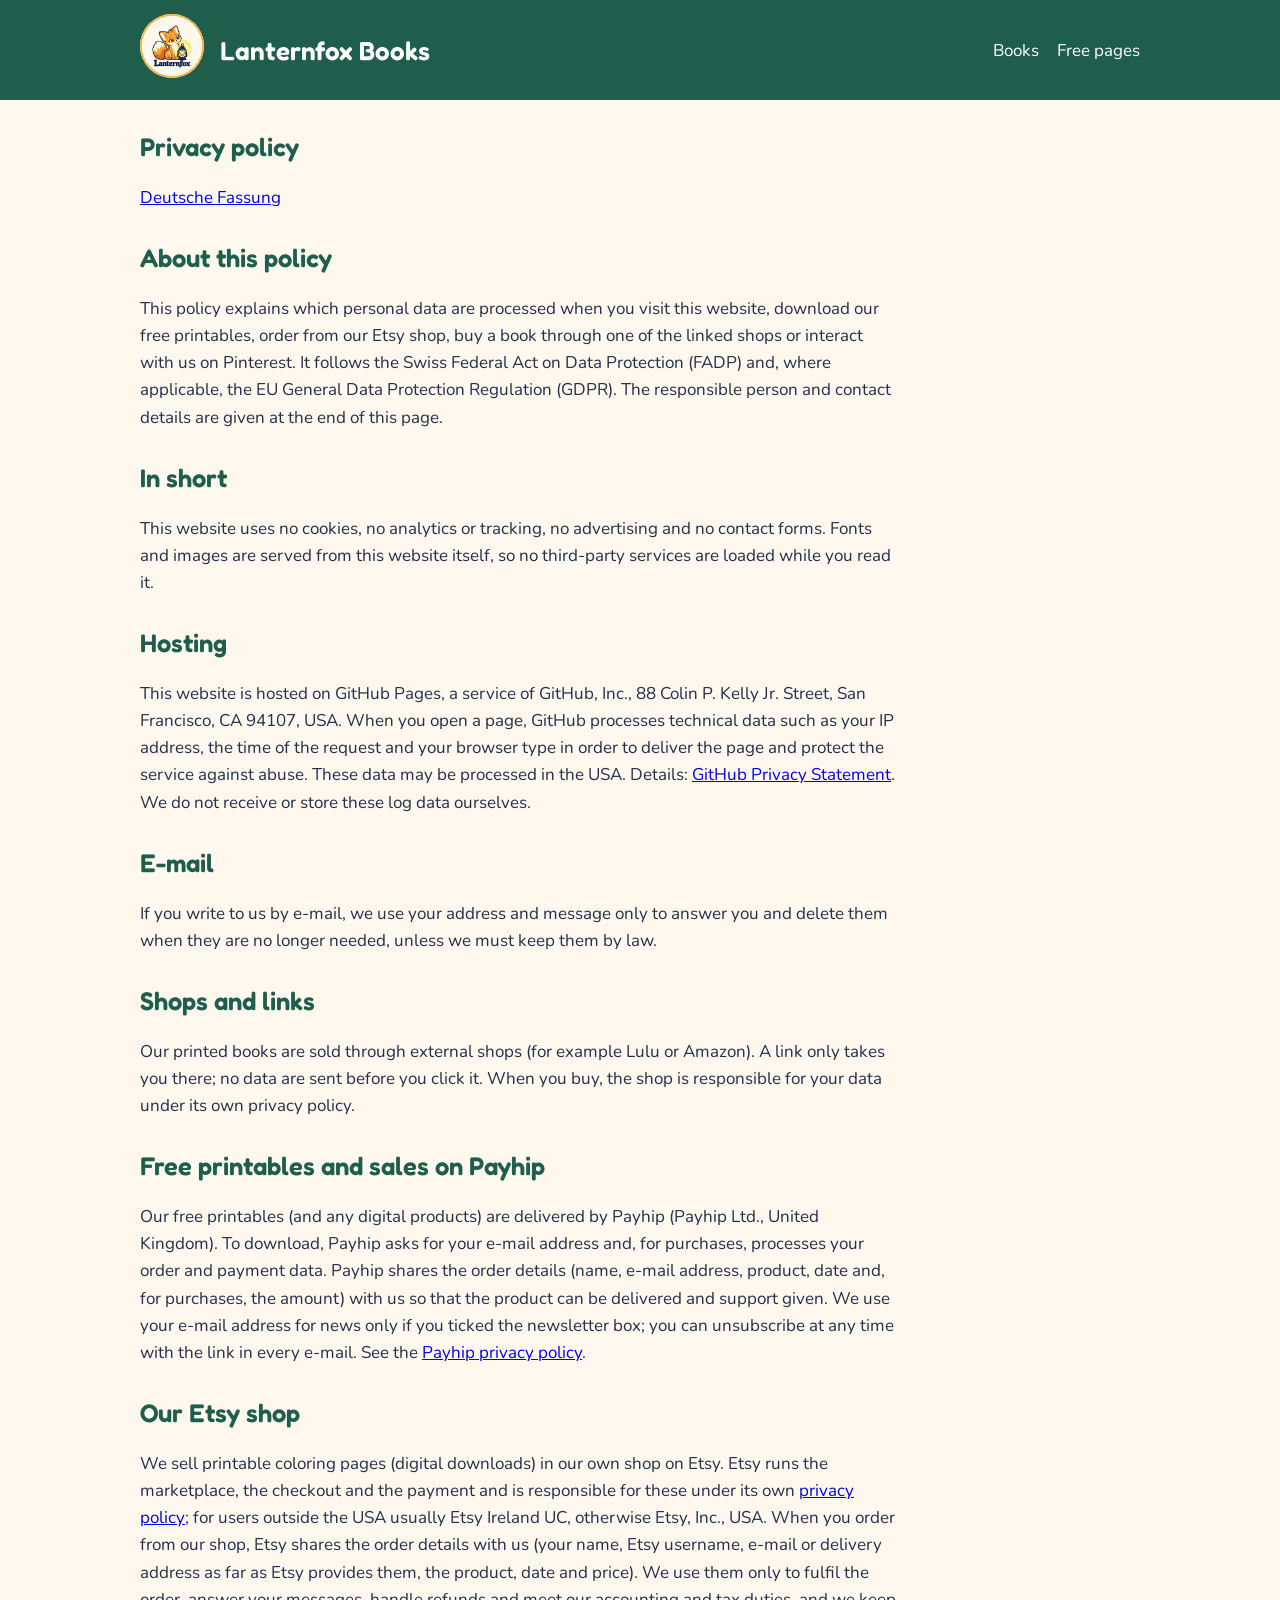
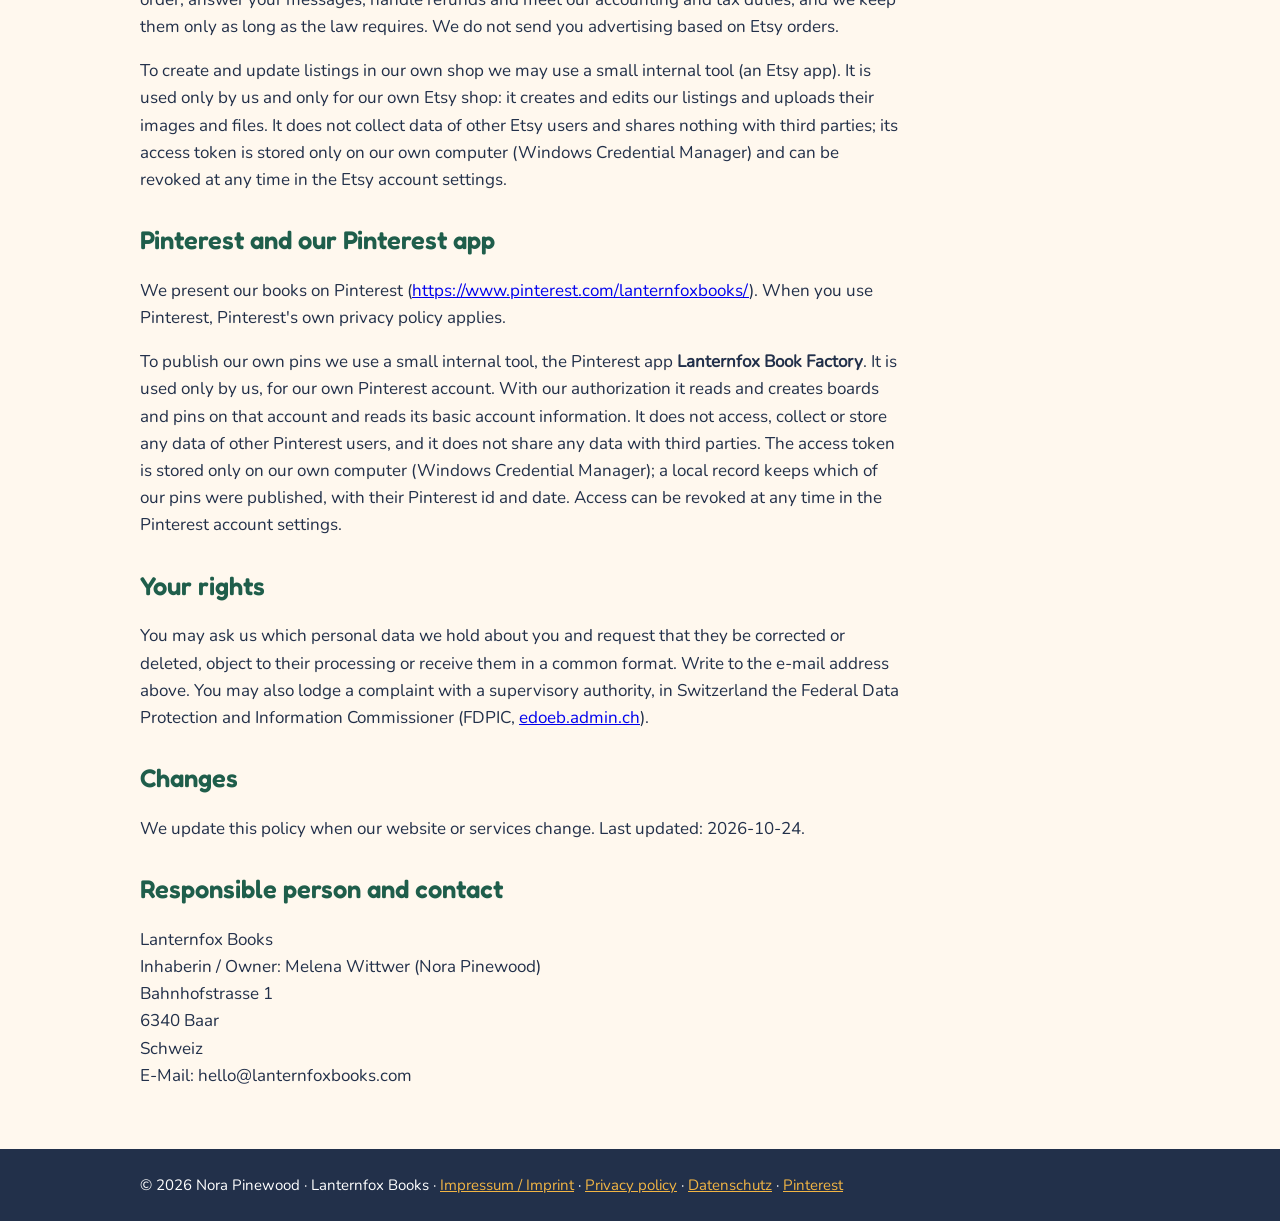
<file: privacy.html>
<!doctype html>
<html lang="en"><head><meta charset="utf-8"><meta name="viewport" content="width=device-width,initial-scale=1">
<title>Privacy policy – Lanternfox Books</title><meta name="description" content="Cozy coloring storybooks for kids ages 4–10 with Finn the little lantern fox. Single-sided pages, big bold lines and a little story on every page, made with love by Nora Pinewood.">
<link rel="icon" href="img/logo.png"><link rel="stylesheet" href="style.css?v=dc3ec7ee"></head>
<body><header><div class="in"><a href="index.html"><img src="img/logo.png" alt="Lanternfox Books logo"></a>
<a href="index.html"><h1>Lanternfox Books</h1></a><nav><a href="index.html#books">Books</a><a href="index.html#free">Free pages</a></nav></div></header>
<main class="in"><div class="legal"><h2>Privacy policy</h2><p><a href="datenschutz.html">Deutsche Fassung</a></p><h2>About this policy</h2><p>This policy explains which personal data are processed when you visit this website, download our free printables, order from our Etsy shop, buy a book through one of the linked shops or interact with us on Pinterest. It follows the Swiss Federal Act on Data Protection (FADP) and, where applicable, the EU General Data Protection Regulation (GDPR). The responsible person and contact details are given at the end of this page.</p><h2>In short</h2><p>This website uses no cookies, no analytics or tracking, no advertising and no contact forms. Fonts and images are served from this website itself, so no third-party services are loaded while you read it.</p><h2>Hosting</h2><p>This website is hosted on GitHub Pages, a service of GitHub, Inc., 88 Colin P. Kelly Jr. Street, San Francisco, CA 94107, USA. When you open a page, GitHub processes technical data such as your IP address, the time of the request and your browser type in order to deliver the page and protect the service against abuse. These data may be processed in the USA. Details: <a href="https://docs.github.com/en/site-policy/privacy-policies/github-general-privacy-statement">GitHub Privacy Statement</a>. We do not receive or store these log data ourselves.</p><h2>E-mail</h2><p>If you write to us by e-mail, we use your address and message only to answer you and delete them when they are no longer needed, unless we must keep them by law.</p><h2>Shops and links</h2><p>Our printed books are sold through external shops (for example Lulu or Amazon). A link only takes you there; no data are sent before you click it. When you buy, the shop is responsible for your data under its own privacy policy.</p><h2>Free printables and sales on Payhip</h2><p>Our free printables (and any digital products) are delivered by Payhip (Payhip Ltd., United Kingdom). To download, Payhip asks for your e-mail address and, for purchases, processes your order and payment data. Payhip shares the order details (name, e-mail address, product, date and, for purchases, the amount) with us so that the product can be delivered and support given. We use your e-mail address for news only if you ticked the newsletter box; you can unsubscribe at any time with the link in every e-mail. See the <a href="https://payhip.com/privacy">Payhip privacy policy</a>.</p><h2>Our Etsy shop</h2><p>We sell printable coloring pages (digital downloads) in our own shop on Etsy. Etsy runs the marketplace, the checkout and the payment and is responsible for these under its own <a href="https://www.etsy.com/legal/privacy">privacy policy</a>; for users outside the USA usually Etsy Ireland UC, otherwise Etsy, Inc., USA. When you order from our shop, Etsy shares the order details with us (your name, Etsy username, e-mail or delivery address as far as Etsy provides them, the product, date and price). We use them only to fulfil the order, answer your messages, handle refunds and meet our accounting and tax duties, and we keep them only as long as the law requires. We do not send you advertising based on Etsy orders.</p><p>To create and update listings in our own shop we may use a small internal tool (an Etsy app). It is used only by us and only for our own Etsy shop: it creates and edits our listings and uploads their images and files. It does not collect data of other Etsy users and shares nothing with third parties; its access token is stored only on our own computer (Windows Credential Manager) and can be revoked at any time in the Etsy account settings.</p><h2>Pinterest and our Pinterest app</h2><p>We present our books on Pinterest (<a href="https://www.pinterest.com/lanternfoxbooks/">https://www.pinterest.com/lanternfoxbooks/</a>). When you use Pinterest, Pinterest's own privacy policy applies.</p><p>To publish our own pins we use a small internal tool, the Pinterest app <strong>Lanternfox Book Factory</strong>. It is used only by us, for our own Pinterest account. With our authorization it reads and creates boards and pins on that account and reads its basic account information. It does not access, collect or store any data of other Pinterest users, and it does not share any data with third parties. The access token is stored only on our own computer (Windows Credential Manager); a local record keeps which of our pins were published, with their Pinterest id and date. Access can be revoked at any time in the Pinterest account settings.</p><h2>Your rights</h2><p>You may ask us which personal data we hold about you and request that they be corrected or deleted, object to their processing or receive them in a common format. Write to the e-mail address above. You may also lodge a complaint with a supervisory authority, in Switzerland the Federal Data Protection and Information Commissioner (FDPIC, <a href="https://www.edoeb.admin.ch">edoeb.admin.ch</a>).</p><h2>Changes</h2><p>We update this policy when our website or services change. Last updated: 2026-10-24.</p><h2>Responsible person and contact</h2><p>Lanternfox Books<br>Inhaberin / Owner: Melena Wittwer (Nora Pinewood)<br>Bahnhofstrasse 1<br>6340 Baar<br>Schweiz<br>E-Mail: hello@lanternfoxbooks.com</p></div></main>
<footer><div class="in">© 2026 Nora Pinewood · Lanternfox Books ·
<a href="impressum.html">Impressum / Imprint</a> · <a href="privacy.html">Privacy policy</a> · <a href="datenschutz.html">Datenschutz</a>
· <a href="https://www.pinterest.com/lanternfoxbooks/">Pinterest</a></div></footer>
<script>document.addEventListener('click',e=>{document.querySelectorAll('details.buy[open]').forEach(d=>{if(!d.contains(e.target))d.removeAttribute('open')})});</script></body></html>
</file>
<file: style.css>
@font-face{font-family:Fredoka;src:url(fonts/Fredoka.ttf)}
@font-face{font-family:Nunito;src:url(fonts/Nunito.ttf)}
*{box-sizing:border-box}
body{margin:0;background:#FFF8EE;color:#22304A;font:17px/1.6 Nunito,system-ui,sans-serif}
header{background:#1F5E4B;color:#fff}
header .in{display:flex;align-items:center;gap:16px;padding:14px 20px}
header img{width:64px;height:64px;border-radius:50%;background:#fff}
header a{color:#fff;text-decoration:none}
nav{margin-left:auto;display:flex;gap:18px;flex-wrap:wrap}
.in{max-width:1040px;margin:0 auto;padding:0 20px}
h1,h2,h3{font-family:Fredoka,system-ui,sans-serif;font-weight:600;line-height:1.2}
h1{margin:0;font-size:26px}
h2{color:#1F5E4B;margin-top:48px}
.hero{padding:36px 0 8px;font-size:19px}
.grid{display:grid;grid-template-columns:repeat(auto-fill,minmax(290px,1fr));gap:24px}
.card{background:#fff;border-radius:18px;padding:18px;box-shadow:0 4px 16px rgba(34,48,74,.12);display:flex;flex-direction:column}
.card img{width:100%;border-radius:10px}
.card h3{margin:14px 0 4px}
.card .sub{color:#1F5E4B;font-size:15px;line-height:1.4;margin:0 0 10px}
.card p{margin:0 0 12px}
.btn{margin-top:auto;align-self:flex-start;background:#1F5E4B;color:#fff;padding:9px 18px;border-radius:999px;text-decoration:none;font-weight:bold}
.btn.free{background:#1F5E4B}
.buy{margin-top:auto;align-self:stretch;position:relative}
.buy summary{list-style:none;cursor:pointer;display:inline-block}
.buy summary::-webkit-details-marker{display:none}
.buy summary::after{content:" ▾"}
.buy[open] summary::after{content:" ▴"}
.buy .menu{position:absolute;left:0;top:calc(100% + 4px);min-width:200px;z-index:10;box-shadow:0 6px 18px rgba(34,48,74,.16);background:#fff;border:1.5px solid #1F5E4B;border-radius:10px;overflow:hidden;display:flex;flex-direction:column}
.buy .menu a{padding:6px 12px;font-size:14px;color:#1F5E4B;text-decoration:none;font-weight:bold;border-top:1px solid #DCE8E2;white-space:nowrap}
.buy .menu a:first-child{border-top:0}
.buy .menu a:hover{background:#EAF3EF}
.shoplink{text-align:right;margin:18px 0 0}
.lang{color:#1F5E4B;font-size:22px;margin:36px 0 14px}
.shoplink a{display:inline-block;padding:6px 14px;border:1.5px solid #1F5E4B;border-radius:999px;color:#1F5E4B;background:#fff;text-decoration:none;font-weight:bold;font-size:14px}
.shoplink a:hover{background:#EAF3EF}
.legal{max-width:760px}
.legal h2{margin-top:32px}
footer{margin-top:60px;padding:24px 0;background:#22304A;color:#fff;font-size:15px}
footer a{color:#F2B544}
.todo{background:#F2B544;padding:0 4px}
</file>
